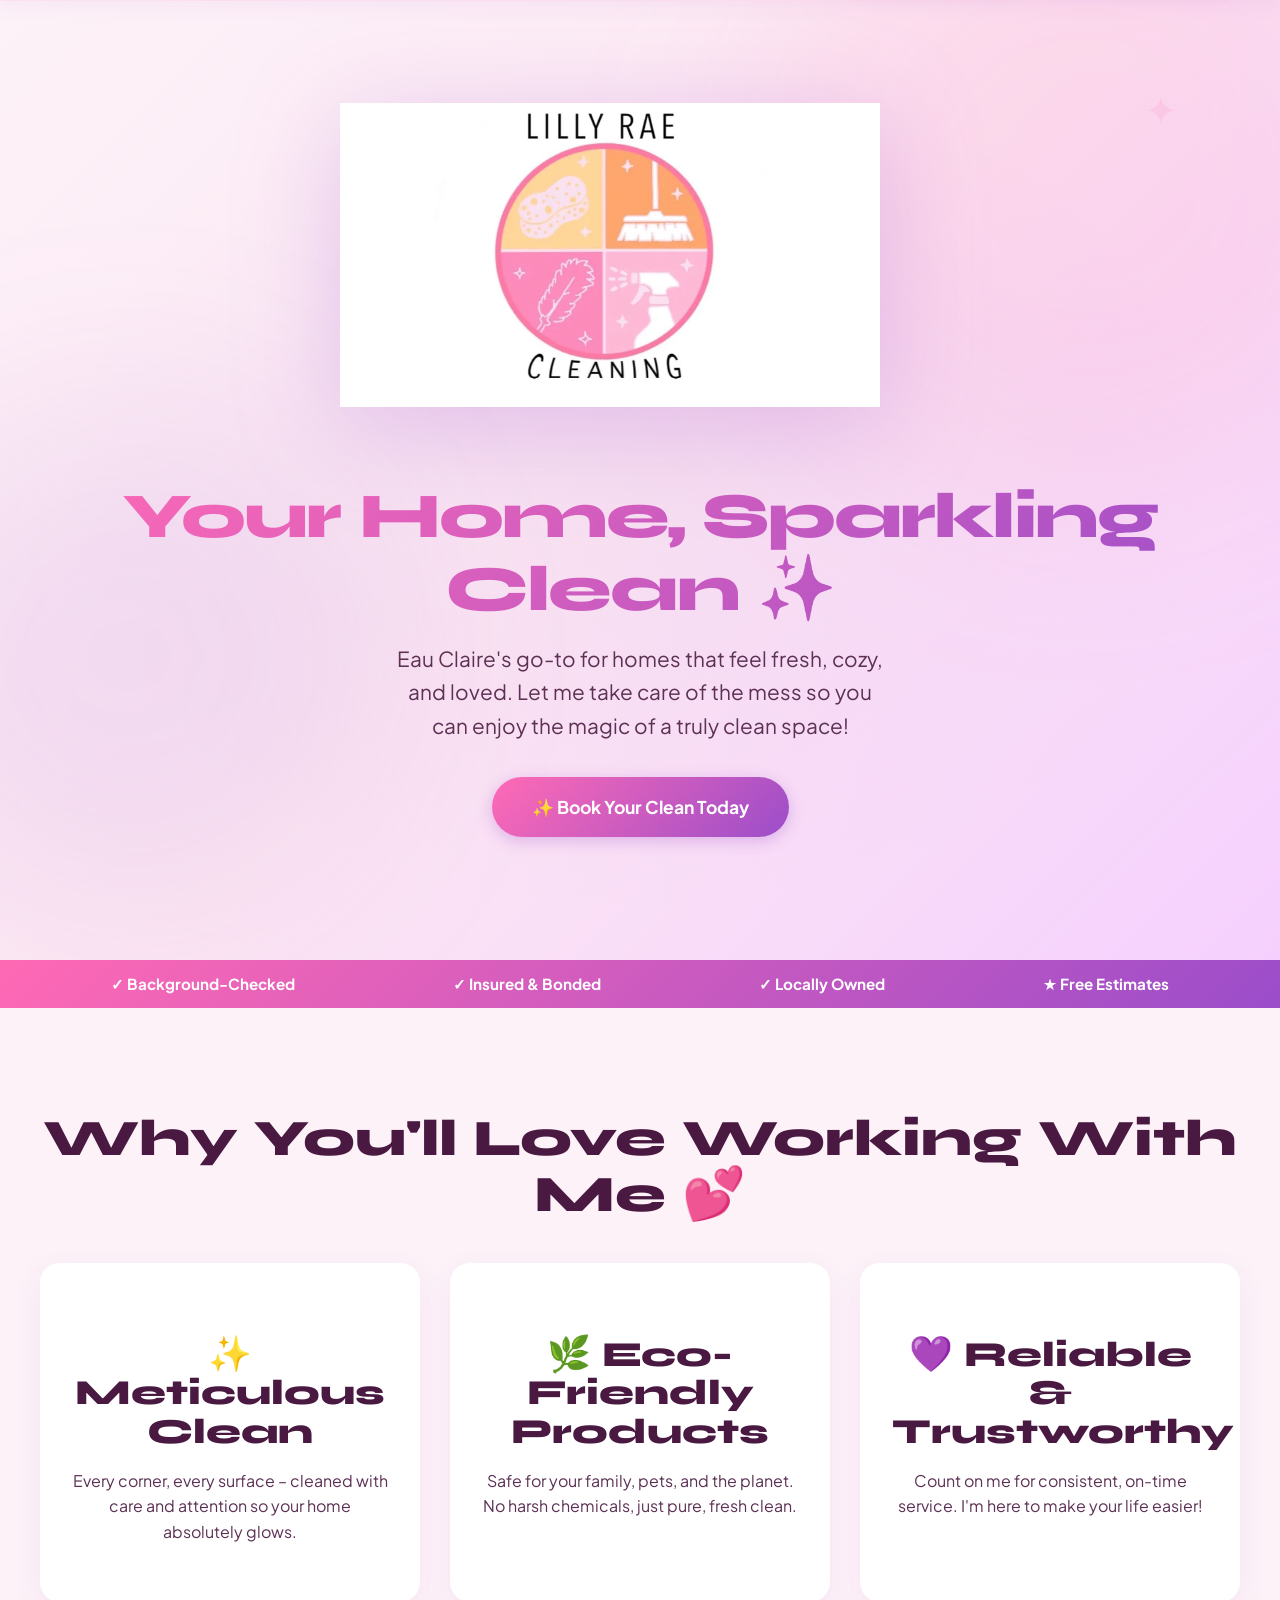
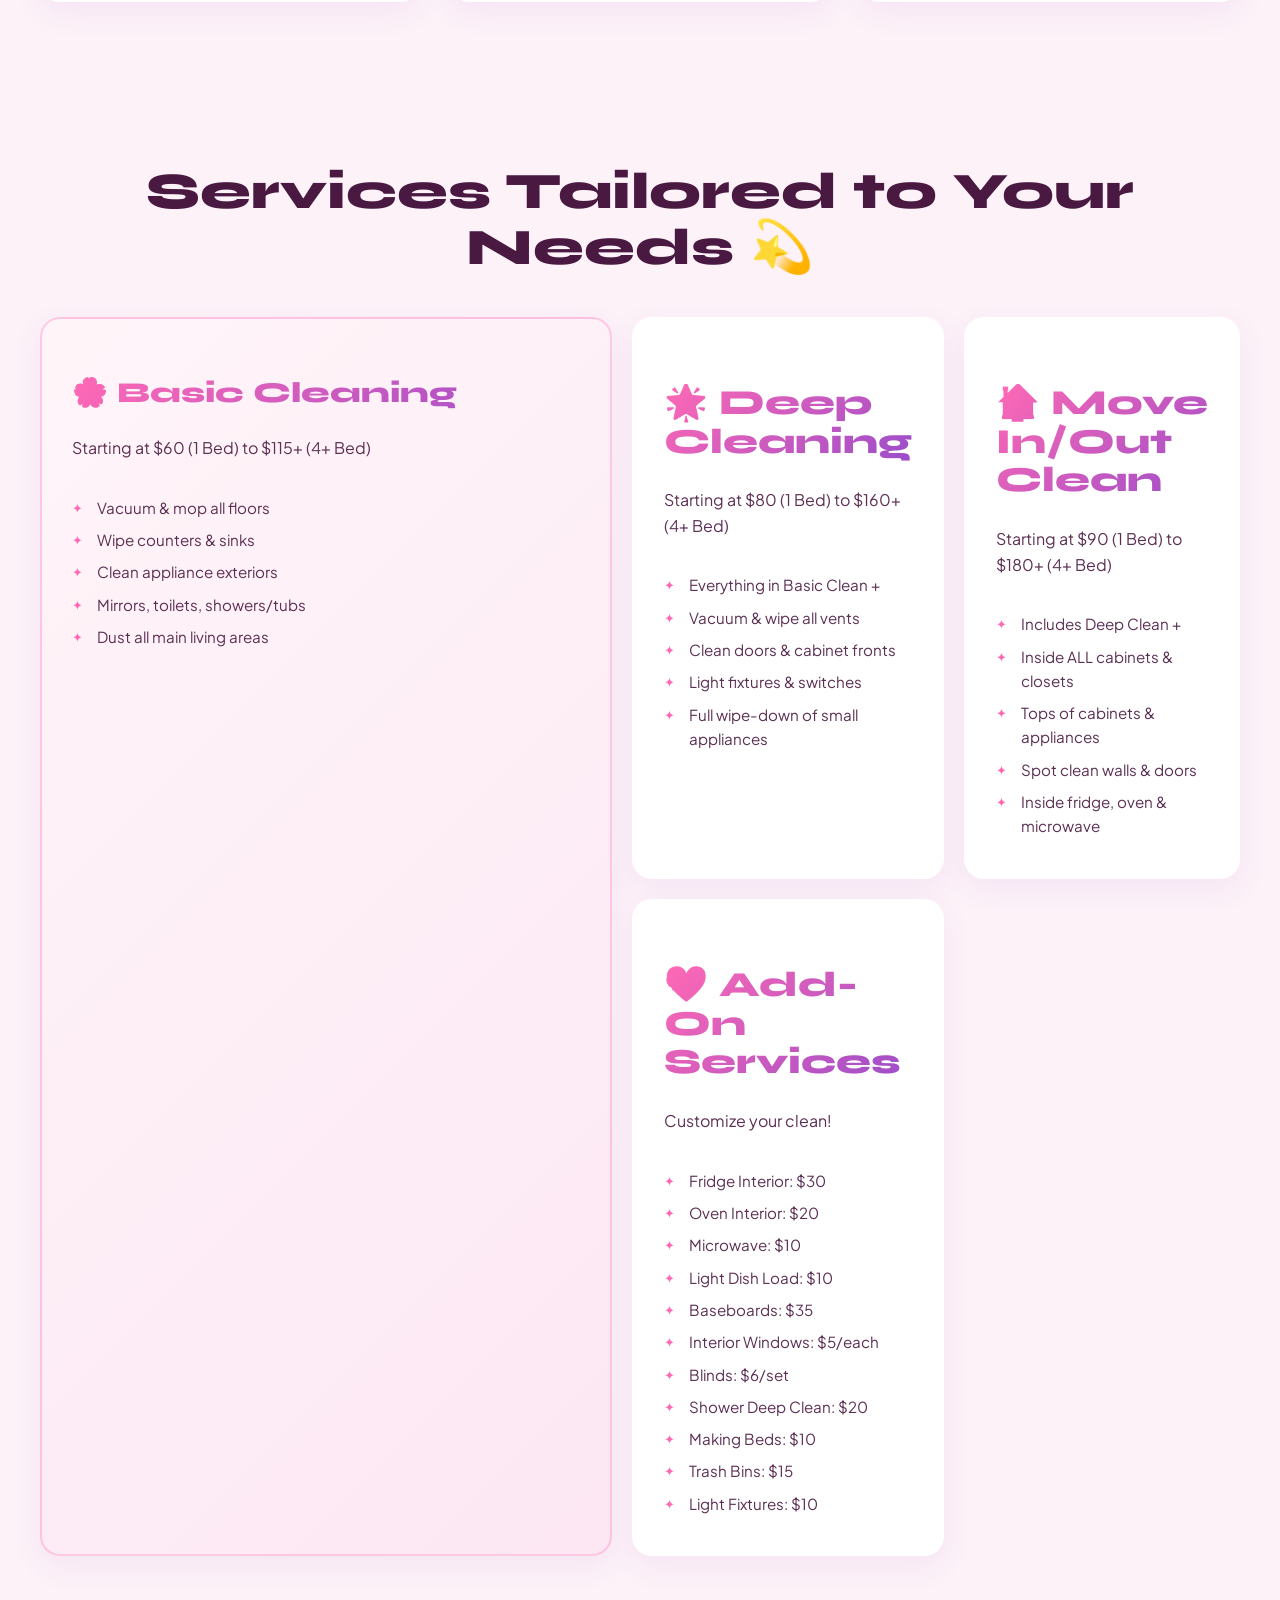
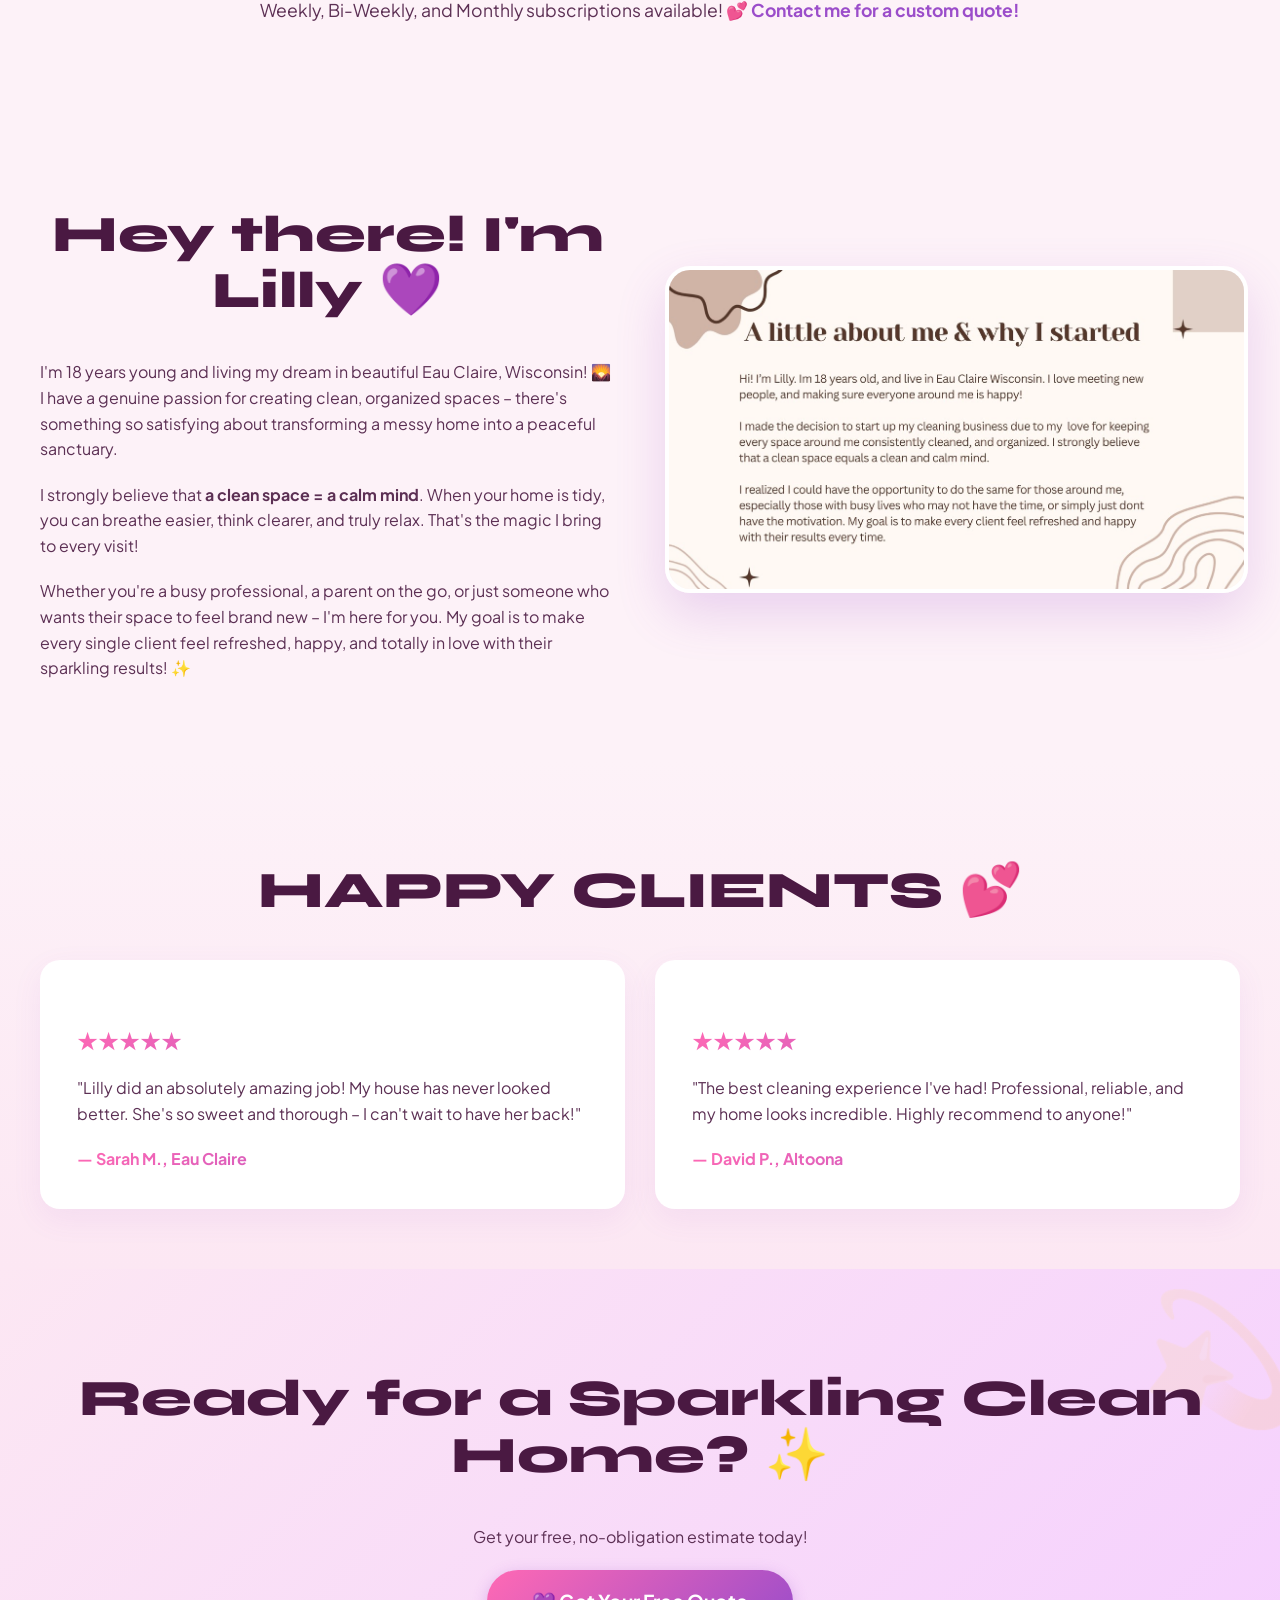
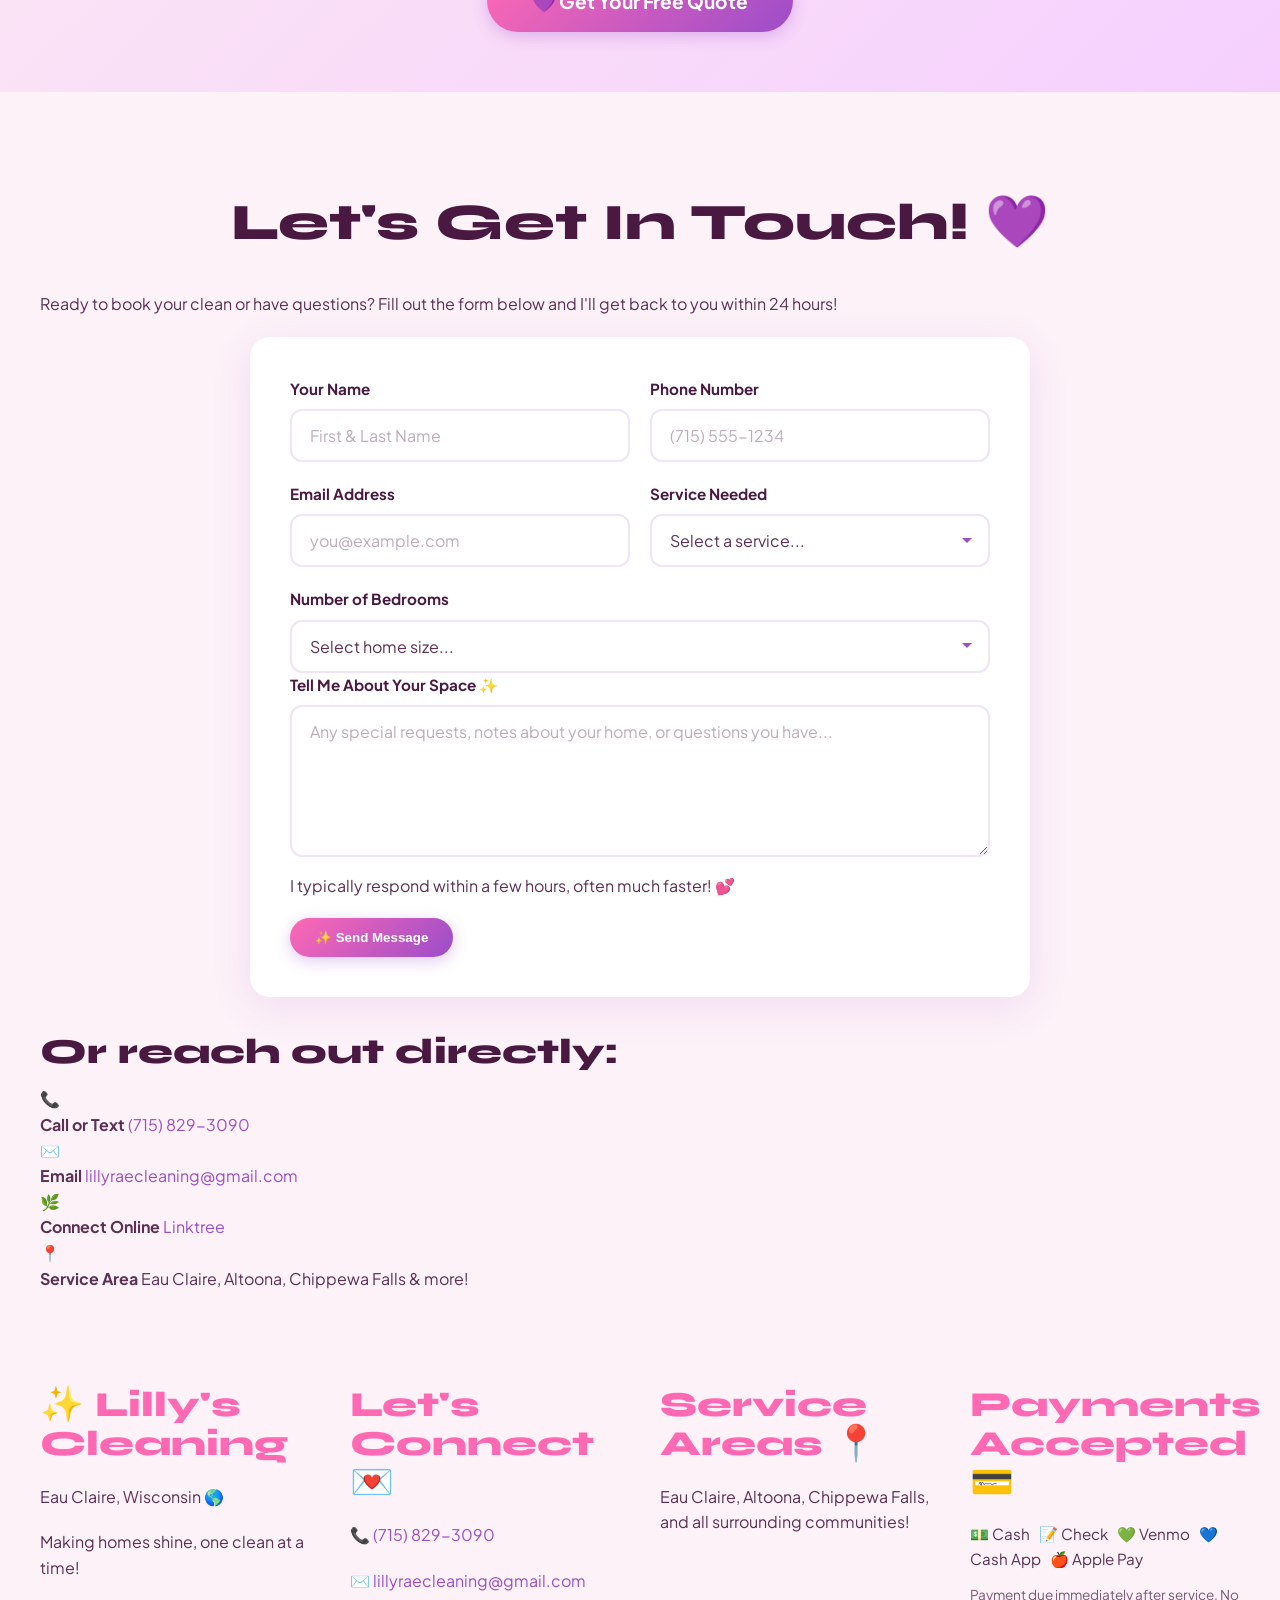
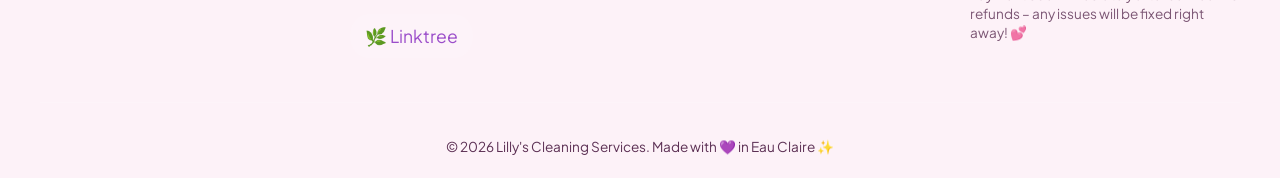
<file: index.html>
<!doctype html>
<html lang="en">
  <head>
    <meta charset="UTF-8" />
    <meta name="viewport" content="width=device-width, initial-scale=1.0" />
    <title>
      Lilly's Cleaning Services ✨ | Eau Claire, WI | Professional Home Cleaning
    </title>
    <script>
      // Scroll to top immediately on page load - before any content renders
      (function () {
        window.scrollTo(0, 0);
        document.documentElement.scrollTop = 0;
        document.body.scrollTop = 0;
      })();
    </script>
    <link rel="stylesheet" href="style.css" />
    <link
      href="https://fonts.googleapis.com/css2?family=Syne:wght@800&family=Plus+Jakarta+Sans:wght@400;600;700&display=swap"
      rel="stylesheet"
    />
  </head>
  <body>
    <header class="sticky-header">
      <div class="container">
        <div class="logo">
          <img src="logo_fixed.png" alt="Lilly's Cleaning Services Logo" />
          <span>Lilly's Cleaning</span>
        </div>
        <nav>
          <a href="#services">Services</a>
          <a href="#about">About</a>
          <a href="#contact">Contact</a>
        </nav>
        <div class="header-cta">
          <a href="tel:7158293090" class="btn btn-phone">📞 (715) 829-3090</a>
          <a href="#contact" class="btn btn-primary">Get a Free Quote ✨</a>
        </div>
      </div>
    </header>

    <section class="hero">
      <div class="hero-blob hero-blob-1"></div>
      <div class="hero-blob hero-blob-2"></div>
      <div class="hero-inner">
        <div class="hero-logo-wrap">
          <img
            src="logo.jpeg"
            alt="Lilly's Cleaning Services"
            class="hero-logo"
          />
        </div>
        <div class="hero-tagline">
          <h1>Your Home, Sparkling Clean ✨</h1>
          <p class="subheadline">
            Eau Claire's go-to for homes that feel fresh, cozy, and loved. Let
            me take care of the mess so you can enjoy the magic of a truly clean
            space!
          </p>
          <a href="#contact" class="btn btn-primary btn-hero"
            >✨ Book Your Clean Today</a
          >
        </div>
      </div>
    </section>

    <section class="trust-bar">
      <div class="container animate-on-scroll">
        <span>✓ Background-Checked</span>
        <span>✓ Insured & Bonded</span>
        <span>✓ Locally Owned</span>
        <span>★ Free Estimates</span>
      </div>
    </section>

    <section id="why-choose-us" class="section-padded">
      <div class="container">
        <h2 class="animate-on-scroll">Why You'll Love Working With Me 💕</h2>
        <div class="grid-3">
          <div class="feature-card animate-on-scroll delay-1">
            <h3>✨ Meticulous Clean</h3>
            <p>
              Every corner, every surface – cleaned with care and attention so
              your home absolutely glows.
            </p>
          </div>
          <div class="feature-card animate-on-scroll delay-2">
            <h3>🌿 Eco-Friendly Products</h3>
            <p>
              Safe for your family, pets, and the planet. No harsh chemicals,
              just pure, fresh clean.
            </p>
          </div>
          <div class="feature-card animate-on-scroll delay-3">
            <h3>💜 Reliable & Trustworthy</h3>
            <p>
              Count on me for consistent, on-time service. I'm here to make your
              life easier!
            </p>
          </div>
        </div>
      </div>
    </section>

    <section id="services" class="section-padded">
      <div class="container">
        <h2 class="animate-on-scroll">Services Tailored to Your Needs 💫</h2>
        <div class="services-grid">
          <div class="service-card primary animate-on-scroll delay-1">
            <h3>🌸 Basic Cleaning</h3>
            <p>Starting at $60 (1 Bed) to $115+ (4+ Bed)</p>
            <ul>
              <li>Vacuum & mop all floors</li>
              <li>Wipe counters & sinks</li>
              <li>Clean appliance exteriors</li>
              <li>Mirrors, toilets, showers/tubs</li>
              <li>Dust all main living areas</li>
            </ul>
          </div>
          <div class="service-card animate-on-scroll delay-2">
            <h3>🌟 Deep Cleaning</h3>
            <p>Starting at $80 (1 Bed) to $160+ (4+ Bed)</p>
            <ul>
              <li>Everything in Basic Clean +</li>
              <li>Vacuum & wipe all vents</li>
              <li>Clean doors & cabinet fronts</li>
              <li>Light fixtures & switches</li>
              <li>Full wipe-down of small appliances</li>
            </ul>
          </div>
          <div class="service-card animate-on-scroll delay-3">
            <h3>🏠 Move In/Out Clean</h3>
            <p>Starting at $90 (1 Bed) to $180+ (4+ Bed)</p>
            <ul>
              <li>Includes Deep Clean +</li>
              <li>Inside ALL cabinets & closets</li>
              <li>Tops of cabinets & appliances</li>
              <li>Spot clean walls & doors</li>
              <li>Inside fridge, oven & microwave</li>
            </ul>
          </div>
          <div class="service-card animate-on-scroll delay-4">
            <h3>💝 Add-On Services</h3>
            <p>Customize your clean!</p>
            <ul>
              <li>Fridge Interior: $30</li>
              <li>Oven Interior: $20</li>
              <li>Microwave: $10</li>
              <li>Light Dish Load: $10</li>
              <li>Baseboards: $35</li>
              <li>Interior Windows: $5/each</li>
              <li>Blinds: $6/set</li>
              <li>Shower Deep Clean: $20</li>
              <li>Making Beds: $10</li>
              <li>Trash Bins: $15</li>
              <li>Light Fixtures: $10</li>
            </ul>
          </div>
        </div>
        <p class="service-note animate-on-scroll">
          Weekly, Bi-Weekly, and Monthly subscriptions available! 💕
          <a href="#contact">Contact me for a custom quote!</a>
        </p>
      </div>
    </section>

    <section id="about" class="section-padded">
      <div class="container content-two-col">
        <div class="about-text">
          <h2 class="animate-on-scroll">Hey there! I'm Lilly 💜</h2>
          <p class="animate-on-scroll delay-1">
            I'm 18 years young and living my dream in beautiful Eau Claire,
            Wisconsin! 🌄 I have a genuine passion for creating clean, organized
            spaces – there's something so satisfying about transforming a messy
            home into a peaceful sanctuary.
          </p>
          <p class="animate-on-scroll delay-2">
            I strongly believe that
            <strong>a clean space = a calm mind</strong>. When your home is
            tidy, you can breathe easier, think clearer, and truly relax. That's
            the magic I bring to every visit!
          </p>
          <p class="animate-on-scroll delay-3">
            Whether you're a busy professional, a parent on the go, or just
            someone who wants their space to feel brand new – I'm here for you.
            My goal is to make every single client feel refreshed, happy, and
            totally in love with their sparkling results! ✨
          </p>
        </div>
        <div class="about-image animate-on-scroll delay-2">
          <img src="aboutme.JPEG" alt="Lilly Rae - Cleaning Professional" />
        </div>
      </div>
    </section>

    <section id="testimonials" class="section-padded bg-light">
      <div class="container">
        <h2 class="animate-on-scroll">HAPPY CLIENTS 💕</h2>
        <div class="grid-2">
          <div class="testimonial-card animate-on-scroll delay-1">
            <p class="stars">★★★★★</p>
            <p>
              "Lilly did an absolutely amazing job! My house has never looked
              better. She's so sweet and thorough – I can't wait to have her
              back!"
            </p>
            <cite>— Sarah M., Eau Claire</cite>
          </div>
          <div class="testimonial-card animate-on-scroll delay-2">
            <p class="stars">★★★★★</p>
            <p>
              "The best cleaning experience I've had! Professional, reliable,
              and my home looks incredible. Highly recommend to anyone!"
            </p>
            <cite>— David P., Altoona</cite>
          </div>
        </div>
      </div>
    </section>

    <section id="cta-section" class="section-padded bg-brand-light">
      <div class="container text-center">
        <h2 class="animate-on-scroll">Ready for a Sparkling Clean Home? ✨</h2>
        <p class="animate-on-scroll delay-1">
          Get your free, no-obligation estimate today!
        </p>
        <a
          href="#contact"
          class="btn btn-primary btn-lg animate-on-scroll delay-2"
          >💜 Get Your Free Quote</a
        >
      </div>
    </section>

    <section id="contact" class="section-padded">
        <div class="container">
            <h2 class="animate-on-scroll">Let's Get In Touch! 💜</h2>
            <p class="contact-intro animate-on-scroll delay-1">Ready to book your clean or have questions? Fill out the form below and I'll get back to you within 24 hours!</p>
            
            <div class="contact-wrapper">
                <form class="contact-form animate-on-scroll delay-2" action="#" method="POST">
                    <div class="form-row">
                        <div class="form-group">
                            <label for="name">Your Name</label>
                            <input type="text" id="name" name="name" placeholder="First & Last Name" required>
                        </div>
                        <div class="form-group">
                            <label for="phone">Phone Number</label>
                            <input type="tel" id="phone" name="phone" placeholder="(715) 555-1234">
                        </div>
                    </div>
                    
                    <div class="form-row">
                        <div class="form-group">
                            <label for="email">Email Address</label>
                            <input type="email" id="email" name="email" placeholder="you@example.com" required>
                        </div>
                        <div class="form-group">
                            <label for="service">Service Needed</label>
                            <select id="service" name="service" required>
                                <option value="" disabled selected>Select a service...</option>
                                <option value="basic">Basic Cleaning</option>
                                <option value="deep">Deep Cleaning</option>
                                <option value="moveinout">Move In/Out Cleaning</option>
                                <option value="custom">Custom / Other</option>
                            </select>
                        </div>
                    </div>
                    
                    <div class="form-group full-width">
                        <label for="bedrooms">Number of Bedrooms</label>
                        <select id="bedrooms" name="bedrooms">
                            <option value="" disabled selected>Select home size...</option>
                            <option value="1">1 Bedroom</option>
                            <option value="2">2 Bedrooms</option>
                            <option value="3">3 Bedrooms</option>
                            <option value="4">4+ Bedrooms</option>
                        </select>
                    </div>
                    
                    <div class="form-group full-width">
                        <label for="message">Tell Me About Your Space ✨</label>
                        <textarea id="message" name="message" rows="4" placeholder="Any special requests, notes about your home, or questions you have..."></textarea>
                    </div>
                    
                    <div class="form-footer">
                        <p class="form-note">I typically respond within a few hours, often much faster! 💕</p>
                        <button type="submit" class="btn btn-primary btn-submit">✨ Send Message</button>
                    </div>
                </form>
                
                <div class="contact-info-card animate-on-scroll delay-3">
                    <h3>Or reach out directly:</h3>
                    <div class="contact-item">
                        <span class="contact-icon">📞</span>
                        <div>
                            <strong>Call or Text</strong>
                            <a href="tel:7158293090">(715) 829-3090</a>
                        </div>
                    </div>
                    <div class="contact-item">
                        <span class="contact-icon">✉️</span>
                        <div>
                            <strong>Email</strong>
                            <a href="mailto:lillyraecleaning@gmail.com">lillyraecleaning@gmail.com</a>
                        </div>
                    </div>
                    <div class="contact-item">
                        <span class="contact-icon">🌿</span>
                        <div>
                            <strong>Connect Online</strong>
                            <a href="https://linktr.ee/lillyraecleaning" target="_blank">Linktree</a>
                        </div>
                    </div>
                    <div class="contact-item">
                        <span class="contact-icon">📍</span>
                        <div>
                            <strong>Service Area</strong>
                            <span>Eau Claire, Altoona, Chippewa Falls & more!</span>
                        </div>
                    </div>
                </div>
            </div>
        </div>
    </section>
      <div class="container">
        <div class="footer-grid">
          <div class="footer-col">
            <h3>✨ Lilly's Cleaning</h3>
            <p>Eau Claire, Wisconsin 🌎</p>
            <p>Making homes shine, one clean at a time!</p>
          </div>
          <div class="footer-col">
            <h3>Let's Connect 💌</h3>
            <p><a href="tel:7158293090">📞 (715) 829-3090</a></p>
            <p>
              <a href="mailto:lillyraecleaning@gmail.com"
                >✉️ lillyraecleaning@gmail.com</a
              >
            </p>
            <div class="social-links">
              <a href="https://linktr.ee/lillyraecleaning" target="_blank"
                >🌿 Linktree</a
              >
            </div>
          </div>
          <div class="footer-col">
            <h3>Service Areas 📍</h3>
            <p>
              Eau Claire, Altoona, Chippewa Falls, and all surrounding
              communities!
            </p>
          </div>
          <div class="footer-col">
            <h3>Payments Accepted 💳</h3>
            <p class="payment-list">💵 Cash &nbsp; 📝 Check &nbsp; 💚 Venmo &nbsp; 💙 Cash App &nbsp; 🍎 Apple Pay</p>
            <p class="small-text">
              Payment due immediately after service. No refunds – any issues
              will be fixed right away! 💕
            </p>
          </div>
        </div>
        <div class="footer-bottom">
          <p>© 2026 Lilly's Cleaning Services. Made with 💜 in Eau Claire ✨</p>
        </div>
      </div>
    </footer>

    <script>
      // Smart sticky header - shows after scrolling past hero
      const header = document.querySelector(".sticky-header");
      const hero = document.querySelector(".hero");

      const headerObserver = new IntersectionObserver(
        (entries) => {
          entries.forEach((entry) => {
            if (entry.isIntersecting) {
              header.classList.remove("visible");
            } else {
              header.classList.add("visible");
            }
          });
        },
        { threshold: 0, rootMargin: "-100px 0px 0px 0px" },
      );

      if (hero) headerObserver.observe(hero);

      // Scroll-triggered animations for sections
      const animateObserver = new IntersectionObserver(
        (entries) => {
          entries.forEach((entry) => {
            if (entry.isIntersecting) {
              entry.target.classList.add("visible");
              animateObserver.unobserve(entry.target);
            }
          });
        },
        { threshold: 0.1, rootMargin: "0px 0px -50px 0px" },
      );

      document.querySelectorAll(".animate-on-scroll").forEach((el) => {
        animateObserver.observe(el);
      });
    </script>
  </body>
</html>
</file>
<file: style.css>
:root {
  --color-primary: #ff69b4; /* Hot pink - matches logo text */
  --color-secondary: #9b4dca; /* Purple - matches logo gradient */
  --color-gradient: linear-gradient(135deg, #ff69b4 0%, #9b4dca 100%);
  --color-neutral: #fdf2f8; /* Very soft pink - warm, clean */
  --color-accent: #e040fb; /* Bright magenta accent */
  --color-dark: #4a1942; /* Deep purple-brown for text */
  --color-text: #5c3054; /* Muted purple for body text */
  --color-light-text: #ffffff;
  --grain-opacity: 0.03;
}

body {
  font-family: "Plus Jakarta Sans", sans-serif;
  line-height: 1.6;
  color: var(--color-text);
  margin: 0;
  padding: 0;
  background-color: var(--color-neutral);
  -webkit-font-smoothing: antialiased;
  -moz-osx-font-smoothing: grayscale;
}

/* Grain Texture Overlay */
body::before {
  content: "";
  position: fixed;
  top: 0;
  left: 0;
  right: 0;
  bottom: 0;
  background-image: url("data:image/svg+xml,%3Csvg viewBox='0 0 256 256' xmlns='http://www.w3.org/2000/svg'%3E%3Cfilter id='noise'%3E%3CfeTurbulence type='fractalNoise' baseFrequency='0.9' numOctaves='4' stitchTiles='stitch'/%3E%3C/filter%3E%3Crect width='100%25' height='100%25' filter='url(%23noise)' opacity='1'/%3E%3C/svg%3E");
  opacity: var(--grain-opacity);
  mix-blend-mode: overlay;
  pointer-events: none;
  z-index: 9998;
}

.container {
  max-width: 1200px;
  margin: 0 auto;
  padding: 0 20px;
}

.section-padded {
  padding: 60px 0;
}

.text-center {
  text-align: center;
}

h1,
h2,
h3 {
  font-family: "Syne", sans-serif;
  font-weight: 800;
  line-height: 1.1;
  color: var(--color-dark);
}

h1 {
  font-size: clamp(2.8rem, 7vw, 6rem);
  letter-spacing: -0.03em;
  margin-bottom: 20px;
}

h2 {
  font-size: clamp(2rem, 4vw, 3.5rem);
  margin-bottom: 40px;
  text-align: center;
}

h3 {
  font-size: clamp(1.5rem, 3vw, 2.2rem);
  margin-bottom: 15px;
}

p {
  margin-bottom: 20px;
}

a {
  color: var(--color-secondary);
  text-decoration: none;
  transition: all 0.3s ease;
}

a:hover {
  color: var(--color-primary);
}

.btn {
  display: inline-block;
  padding: 12px 25px;
  border-radius: 50px;
  text-decoration: none;
  font-weight: 700;
  transition: all 0.3s cubic-bezier(0.175, 0.885, 0.32, 1.275);
}

.btn-primary {
  background: var(--color-gradient);
  color: var(--color-light-text);
  border: none;
  box-shadow: 0 4px 15px rgba(155, 77, 202, 0.3);
}

.btn-primary:hover {
  transform: translateY(-3px) scale(1.02);
  box-shadow: 0 8px 25px rgba(155, 77, 202, 0.4);
}

.btn-secondary {
  background-color: var(--color-light-text);
  color: var(--color-secondary);
  border: 2px solid var(--color-secondary);
}

.btn-secondary:hover {
  background-color: var(--color-secondary);
  color: var(--color-light-text);
  transform: translateY(-2px);
}

.btn-phone {
  background: var(--color-gradient);
  color: var(--color-light-text);
  border: none;
  box-shadow: 0 4px 15px rgba(155, 77, 202, 0.25);
}

.btn-phone:hover {
  transform: translateY(-2px);
  box-shadow: 0 8px 20px rgba(155, 77, 202, 0.35);
}

/* Header - Hidden until scroll past hero, uses fixed positioning */
.sticky-header {
  background-color: rgba(253, 242, 248, 0.95);
  backdrop-filter: blur(10px);
  padding: 12px 0;
  border-bottom: 2px solid rgba(255, 105, 180, 0.2);
  position: fixed;
  top: 0;
  left: 0;
  right: 0;
  z-index: 1000;
  box-shadow: 0 4px 20px rgba(155, 77, 202, 0.08);
  transform: translateY(-100%);
  transition: transform 0.4s cubic-bezier(0.175, 0.885, 0.32, 1.275);
}

.sticky-header.visible {
  transform: translateY(0);
}

.sticky-header .container {
  display: flex;
  justify-content: space-between;
  align-items: center;
}

.logo {
  display: flex;
  align-items: center;
  font-family: "Syne", sans-serif;
  font-weight: 800;
  font-size: 1.6rem;
  background: var(--color-gradient);
  -webkit-background-clip: text;
  -webkit-text-fill-color: transparent;
  background-clip: text;
  position: relative;
}

.logo::before,
.logo::after {
  display: none !important;
  content: none !important;
}

.logo img {
  height: 40px;
  width: auto;
  margin-right: 10px;
  display: block;
  border: none !important;
  outline: none !important;
  background: transparent !important;
  padding: 0 !important;
  box-shadow: none !important;
}

.logo span {
  background: var(--color-gradient);
  -webkit-background-clip: text;
  -webkit-text-fill-color: transparent;
  background-clip: text;
}

.sticky-header nav a {
  color: var(--color-text);
  text-decoration: none;
  margin: 0 15px;
  font-weight: 700;
  transition: all 0.3s ease;
  position: relative;
}

.sticky-header nav a::after {
  content: "";
  position: absolute;
  bottom: -4px;
  left: 0;
  width: 0;
  height: 2px;
  background: var(--color-gradient);
  transition: width 0.3s ease;
}

.sticky-header nav a:hover::after {
  width: 100%;
}

.sticky-header nav a:hover {
  color: var(--color-primary);
}

.header-cta {
  display: flex;
  align-items: center;
}

/* ===== HERO - Immersive Logo-First ===== */
.hero {
  position: relative;
  min-height: 100vh;
  display: flex;
  flex-direction: column;
  align-items: center;
  justify-content: center;
  overflow: hidden;
  background: linear-gradient(135deg, #fdf2f8 0%, #fce7f3 50%, #f5d0fe 100%);
  padding: 20px 20px 40px;
}

.hero::before {
  content: "";
  position: absolute;
  inset: 0;
  background: radial-gradient(
    ellipse at center,
    rgba(155, 77, 202, 0.06) 0%,
    transparent 65%
  );
  z-index: 0;
  pointer-events: none;
}

.hero::after {
  content: "✦";
  position: absolute;
  font-size: 2.5rem;
  color: rgba(255, 105, 180, 0.25);
  top: 8%;
  right: 8%;
  animation: sparkle 3s ease-in-out infinite;
  z-index: 5;
  pointer-events: none;
}

@keyframes sparkle {
  0%,
  100% {
    transform: scale(1) rotate(0deg);
    opacity: 0.5;
  }
  50% {
    transform: scale(1.2) rotate(10deg);
    opacity: 1;
  }
}

/* Decorative blob shapes */
.hero-blob {
  position: absolute;
  border-radius: 50%;
  filter: blur(100px);
  z-index: 1;
  pointer-events: none;
}

.hero-blob-1 {
  width: 50vw;
  height: 50vw;
  background: rgba(255, 105, 180, 0.12);
  top: -15%;
  right: -10%;
  animation: blobFloat 9s ease-in-out infinite;
}

.hero-blob-2 {
  width: 40vw;
  height: 40vw;
  background: rgba(155, 77, 202, 0.1);
  bottom: 5%;
  left: -10%;
  animation: blobFloat 11s ease-in-out infinite reverse;
}

@keyframes blobFloat {
  0%,
  100% {
    transform: translate(0, 0) scale(1);
  }
  50% {
    transform: translate(20px, -25px) scale(1.05);
  }
}

/* Hero content wrapper - pushed to upper area of screen */
.hero-inner {
  position: relative;
  z-index: 4;
  display: flex;
  flex-direction: column;
  align-items: center;
  text-align: center;
  padding-top: 0;
}

/* Hero Logo - Large & Centered, FRONT */
.hero-logo-wrap {
  margin-bottom: 20px;
  opacity: 0;
  transform: scale(0.85);
  animation: logoReveal 1s cubic-bezier(0.175, 0.885, 0.32, 1.275) 0.1s forwards;
}

@keyframes logoReveal {
  to {
    opacity: 1;
    transform: scale(1);
  }
}

.hero-logo {
  max-width: 600px;
  width: 90%;
  height: auto;
  display: block;
  filter: drop-shadow(0 20px 50px rgba(155, 77, 202, 0.25));
}

/* Tagline below logo */
.hero-tagline {
  opacity: 0;
  transform: translateY(35px);
  animation: taglineReveal 0.9s cubic-bezier(0.175, 0.885, 0.32, 1.275) 0.4s
    forwards;
}

@keyframes taglineReveal {
  to {
    opacity: 1;
    transform: translateY(0);
  }
}

.hero-tagline h1 {
  font-size: clamp(2rem, 5vw, 4rem);
  background: var(--color-gradient);
  -webkit-background-clip: text;
  -webkit-text-fill-color: transparent;
  background-clip: text;
  margin-bottom: 15px;
  line-height: 1.15;
}

.hero-tagline .subheadline {
  font-size: clamp(1rem, 2vw, 1.3rem);
  max-width: 500px;
  margin: 0 auto 35px auto;
  color: var(--color-text);
}

/* CTA Button */
.btn-hero {
  padding: 16px 40px;
  font-size: 1.1rem;
  opacity: 0;
  transform: translateY(25px);
  animation: ctaReveal 0.8s cubic-bezier(0.175, 0.885, 0.32, 1.275) 0.7s
    forwards;
}

@keyframes ctaReveal {
  to {
    opacity: 1;
    transform: translateY(0);
  }
}

/* Blob animation on load */
.hero-blob {
  opacity: 0;
  animation: blobReveal 1.5s ease-out forwards;
}
.hero-blob-1 {
  animation-delay: 0.2s;
}
.hero-blob-2 {
  animation-delay: 0.4s;
}
@keyframes blobReveal {
  to {
    opacity: 1;
  }
}

/* Hero sparkle reveal */
.hero::after {
  opacity: 0;
  animation:
    sparkleReveal 1s ease-out 0.6s forwards,
    sparkle 3s ease-in-out 1.6s infinite;
}
@keyframes sparkleReveal {
  to {
    opacity: 0.5;
  }
}

/* ===== Trust Bar ===== */
.trust-bar {
  background: var(--color-gradient);
  color: var(--color-light-text);
  padding: 12px 0;
  text-align: center;
}

.trust-bar .container {
  display: flex;
  justify-content: space-around;
  flex-wrap: wrap;
  gap: 15px;
}

.trust-bar span {
  font-weight: 700;
  font-size: 0.95rem;
}

/* ===== Scroll-triggered animations ===== */
.animate-on-scroll {
  opacity: 0;
  transform: translateY(30px);
  transition:
    opacity 0.6s ease,
    transform 0.6s cubic-bezier(0.175, 0.885, 0.32, 1.275);
}
.animate-on-scroll.visible {
  opacity: 1;
  transform: translateY(0);
}

/* ===== Grid Layouts ===== */
.grid-2 {
  display: grid;
  grid-template-columns: repeat(auto-fit, minmax(300px, 1fr));
  gap: 30px;
}
.grid-3 {
  display: grid;
  grid-template-columns: repeat(auto-fit, minmax(280px, 1fr));
  gap: 30px;
}

.feature-card {
  background-color: #fff;
  padding: 35px 30px;
  border-radius: 20px;
  box-shadow: 0 10px 30px rgba(155, 77, 202, 0.08);
  text-align: center;
  transition: all 0.3s ease;
  border: 2px solid transparent;
}
.feature-card:hover {
  transform: translateY(-5px);
  border-color: rgba(255, 105, 180, 0.3);
  box-shadow: 0 15px 40px rgba(155, 77, 202, 0.15);
}

/* ===== Services Section - Bento Box ===== */
.services-grid {
  display: grid;
  grid-template-columns: repeat(4, 1fr);
  gap: 20px;
}
.service-card {
  background: #fff;
  padding: 30px;
  border-radius: 20px;
  box-shadow: 0 10px 30px rgba(155, 77, 202, 0.08);
  transition: all 0.3s ease;
  display: flex;
  flex-direction: column;
  border: 2px solid transparent;
}
.service-card:hover {
  transform: translateY(-5px);
  border-color: rgba(255, 105, 180, 0.3);
  box-shadow: 0 15px 40px rgba(155, 77, 202, 0.15);
}
.service-card h3 {
  background: var(--color-gradient);
  -webkit-background-clip: text;
  -webkit-text-fill-color: transparent;
  background-clip: text;
  margin-bottom: 10px;
}
.service-card ul {
  list-style: none;
  padding: 0;
  margin: 15px 0 0 0;
  flex-grow: 1;
}
.service-card ul li {
  margin-bottom: 8px;
  padding-left: 25px;
  position: relative;
  font-size: 0.95rem;
}
.service-card ul li::before {
  content: "✦";
  color: var(--color-primary);
  position: absolute;
  left: 0;
  font-size: 0.8rem;
  top: 2px;
}
.service-card.primary {
  grid-column: span 2;
  grid-row: span 2;
  background: linear-gradient(135deg, #fff5f9 0%, #fce7f3 100%);
  border: 2px solid rgba(255, 105, 180, 0.3);
}
.service-card.primary h3 {
  font-size: 1.8rem;
}
.service-note {
  text-align: center;
  margin-top: 40px;
  font-size: 1.1rem;
}
.service-note a {
  font-weight: 700;
}

/* ===== About Section ===== */
.content-two-col {
  display: flex;
  gap: 50px;
  align-items: center;
}
.about-text {
  flex: 1;
}
.about-image {
  flex: 1;
  text-align: center;
}
.about-image img {
  max-width: 100%;
  height: auto;
  border-radius: 25px;
  box-shadow: 0 20px 50px rgba(155, 77, 202, 0.2);
  border: 4px solid #fff;
}

/* ===== Testimonials ===== */
.bg-light {
  background: linear-gradient(180deg, #fdf2f8 0%, #fce7f3 100%);
}
.testimonial-card {
  background-color: #fff;
  padding: 35px;
  border-radius: 20px;
  box-shadow: 0 10px 30px rgba(155, 77, 202, 0.08);
  border: 2px solid transparent;
  transition: all 0.3s ease;
}
.testimonial-card:hover {
  border-color: rgba(255, 105, 180, 0.3);
  transform: translateY(-3px);
}
.testimonial-card .stars {
  background: var(--color-gradient);
  -webkit-background-clip: text;
  -webkit-text-fill-color: transparent;
  background-clip: text;
  font-size: 1.5rem;
  margin-bottom: 15px;
}
.testimonial-card cite {
  display: block;
  margin-top: 20px;
  font-style: normal;
  font-weight: 700;
  background: var(--color-gradient);
  -webkit-background-clip: text;
  -webkit-text-fill-color: transparent;
  background-clip: text;
}

/* ===== CTA Section ===== */
.bg-brand-light {
  background: linear-gradient(135deg, #fce7f3 0%, #f5d0fe 100%);
  position: relative;
  overflow: hidden;
}
.bg-brand-light::before {
  content: "💫";
  position: absolute;
  font-size: 8rem;
  opacity: 0.1;
  top: -20px;
  right: -20px;
}
.btn-lg {
  padding: 16px 45px;
  font-size: 1.2rem;
}

/* ===== Footer ===== */
footer {
  background: linear-gradient(135deg, #4a1942 0%, #6b3fa0 100%);
  color: var(--color-light-text);
  padding: 60px 0 20px 0;
}
.footer-grid {
  display: grid;
  grid-template-columns: repeat(auto-fit, minmax(200px, 1fr));
  gap: 40px;
  margin-bottom: 40px;
}
.footer-col h3 {
  color: #ff69b4;
  margin-bottom: 20px;
}
.payment-list {
  font-size: 0.95rem;
  margin-bottom: 10px;
}
footer p,
footer ul li {
  font-size: 0.95rem;
  margin-bottom: 10px;
}
footer ul {
  list-style: none;
  padding: 0;
}
footer a {
  color: var(--color-light-text);
  text-decoration: none;
  transition: all 0.3s ease;
}
footer a:hover {
  color: var(--color-primary);
}
.social-links a {
  margin-right: 15px;
  font-size: 1.1rem;
  display: inline-block;
  padding: 8px 15px;
  background: rgba(255, 255, 255, 0.1);
  border-radius: 20px;
  transition: all 0.3s ease;
}
.social-links a:hover {
  background: var(--color-primary);
  transform: translateY(-2px);
}
.footer-bottom {
  border-top: 1px solid rgba(255, 255, 255, 0.15);
  padding-top: 20px;
  text-align: center;
  font-size: 0.85rem;
}
.small-text {
  font-size: 0.85rem;
  line-height: 1.4;
  opacity: 0.8;
}

/* ===== Responsive Design ===== */
@media (max-width: 992px) {
  .sticky-header .container {
    flex-direction: column;
    text-align: center;
  }
  .sticky-header nav {
    margin: 15px 0;
  }
  .header-cta {
    margin-top: 10px;
  }
  .services-grid {
    grid-template-columns: 1fr 1fr;
  }
  .service-card.primary {
    grid-column: span 2;
    grid-row: span 1;
  }
  .content-two-col {
    flex-direction: column;
  }
  .about-image {
    margin-top: 30px;
  }
  h1 {
    font-size: clamp(2.5rem, 8vw, 5rem);
  }
  h2 {
    font-size: clamp(1.8rem, 5vw, 3rem);
  }
}

@media (max-width: 768px) {
  .services-grid {
    grid-template-columns: 1fr;
  }
  .service-card.primary {
    grid-column: span 1;
  }
  .hero-logo {
    max-width: 400px;
  }
}

@media (max-width: 576px) {
  .trust-bar .container span {
    width: 100%;
    margin-bottom: 10px;
  }
  .sticky-header .logo span {
    display: none;
  }
  .sticky-header .logo img {
    height: 35px;
  }
  .sticky-header nav a {
    margin: 0 8px;
    font-size: 0.85rem;
  }
  .btn-phone {
    font-size: 0.85rem;
    padding: 8px 12px;
  }
  .btn-primary {
    font-size: 0.85rem;
    padding: 8px 12px;
  }
  .hero {
    min-height: 100vh;
    padding: 15px 15px 30px;
  }
  .hero-logo {
    max-width: 100vw;
    width: 100%;
  }
  .hero-tagline h1 {
    font-size: 1.8rem;
  }
  .hero-tagline .subheadline {
    font-size: 0.95rem;
  }
  .section-padded {
    padding: 40px 0;
  }
  .feature-card,
  .testimonial-card {
    padding: 20px 15px;
  }
  .service-card {
    padding: 20px 15px;
  }
  .footer-col {
    text-align: center;
  }
  .social-links a {
    margin: 5px;
  }
}

/* ===== Contact Form ===== */
.contact-form {
  max-width: 700px;
  margin: 0 auto;
  background: #fff;
  padding: 40px;
  border-radius: 20px;
  box-shadow: 0 10px 40px rgba(155, 77, 202, 0.12);
}

.form-intro {
  text-align: center;
  margin-bottom: 30px;
  font-size: 1.1rem;
}

.form-row {
  display: grid;
  grid-template-columns: 1fr 1fr;
  gap: 20px;
  margin-bottom: 20px;
}

.form-group {
  display: flex;
  flex-direction: column;
}

.form-group.full-width {
  grid-column: span 2;
}

.form-group label {
  font-weight: 700;
  margin-bottom: 8px;
  color: var(--color-dark);
  font-size: 0.95rem;
}

.form-group input,
.form-group select,
.form-group textarea {
  padding: 14px 18px;
  border: 2px solid rgba(155, 77, 202, 0.15);
  border-radius: 12px;
  font-size: 1rem;
  font-family: inherit;
  color: var(--color-text);
  background: #fff;
  transition: all 0.3s ease;
}

.form-group input:focus,
.form-group select:focus,
.form-group textarea:focus {
  outline: none;
  border-color: var(--color-primary);
  box-shadow: 0 0 0 4px rgba(255, 105, 180, 0.15);
}

.form-group input::placeholder,
.form-group textarea::placeholder {
  color: rgba(92, 48, 84, 0.4);
}

.form-group select {
  cursor: pointer;
  appearance: none;
  background-image: url("data:image/svg+xml,%3Csvg xmlns='http://www.w3.org/2000/svg' width='12' height='12' viewBox='0 0 12 12'%3E%3Cpath fill='%239B4DCA' d='M6 8L1 3h10z'/%3E%3C/svg%3E");
  background-repeat: no-repeat;
  background-position: right 15px center;
  padding-right: 40px;
}

.form-group textarea {
  resize: vertical;
  min-height: 120px;
}

.form-submit {
  text-align: center;
  margin-top: 30px;
}

.form-message {
  margin-top: 20px;
  padding: 15px 20px;
  border-radius: 12px;
  text-align: center;
  font-weight: 600;
}

.form-message.success {
  background: linear-gradient(135deg, #fce7f3 0%, #f5d0fe 100%);
  color: var(--color-dark);
  border: 2px solid rgba(255, 105, 180, 0.3);
}

.form-message.error {
  background: #fee2e2;
  color: #991b1b;
  border: 2px solid #fecaca;
}

@media (max-width: 768px) {
  .contact-form {
    padding: 25px 20px;
  }
  .form-row {
    grid-template-columns: 1fr;
    gap: 15px;
  }
  .form-group.full-width {
    grid-column: span 1;
  }
}

@media (max-width: 576px) {
  .contact-form {
    padding: 20px 15px;
    border-radius: 15px;
  }
  .form-intro {
    font-size: 1rem;
  }
  .form-group input,
  .form-group select,
  .form-group textarea {
    padding: 12px 15px;
  }
}
</file>
